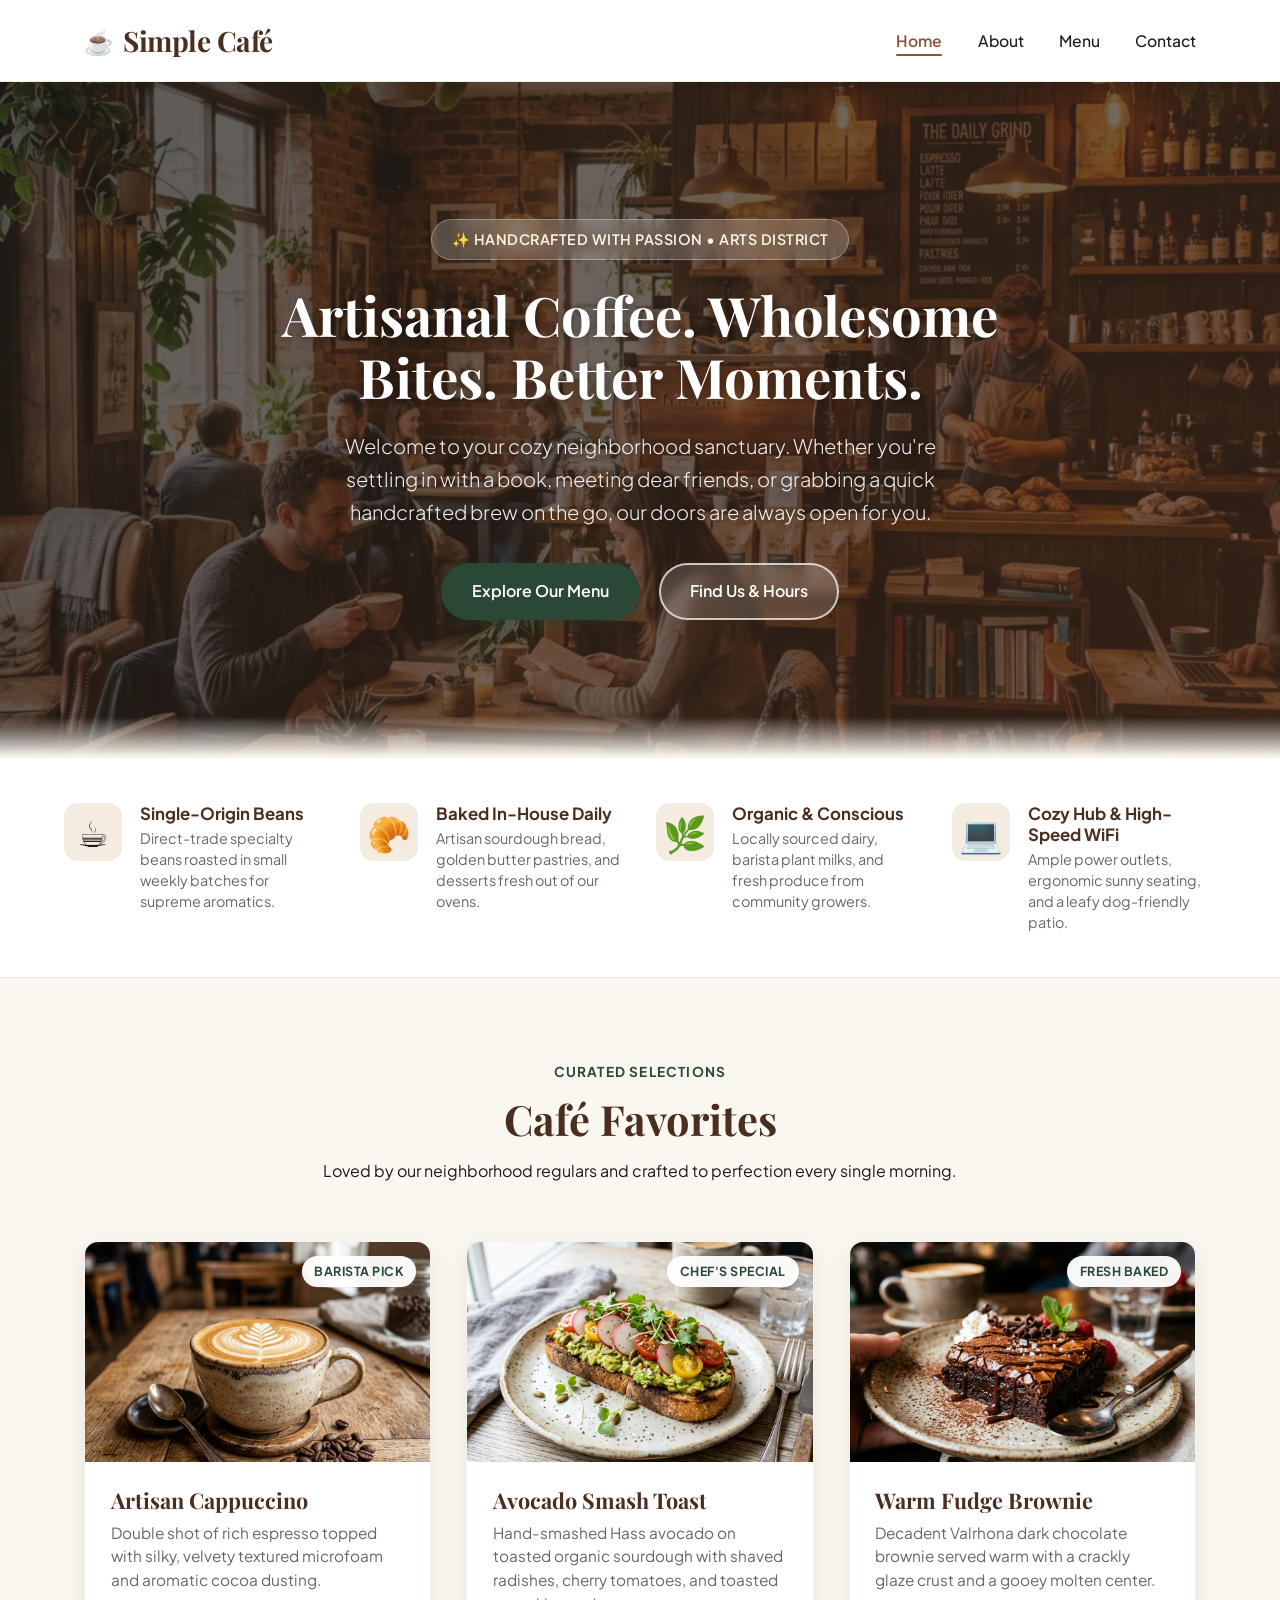
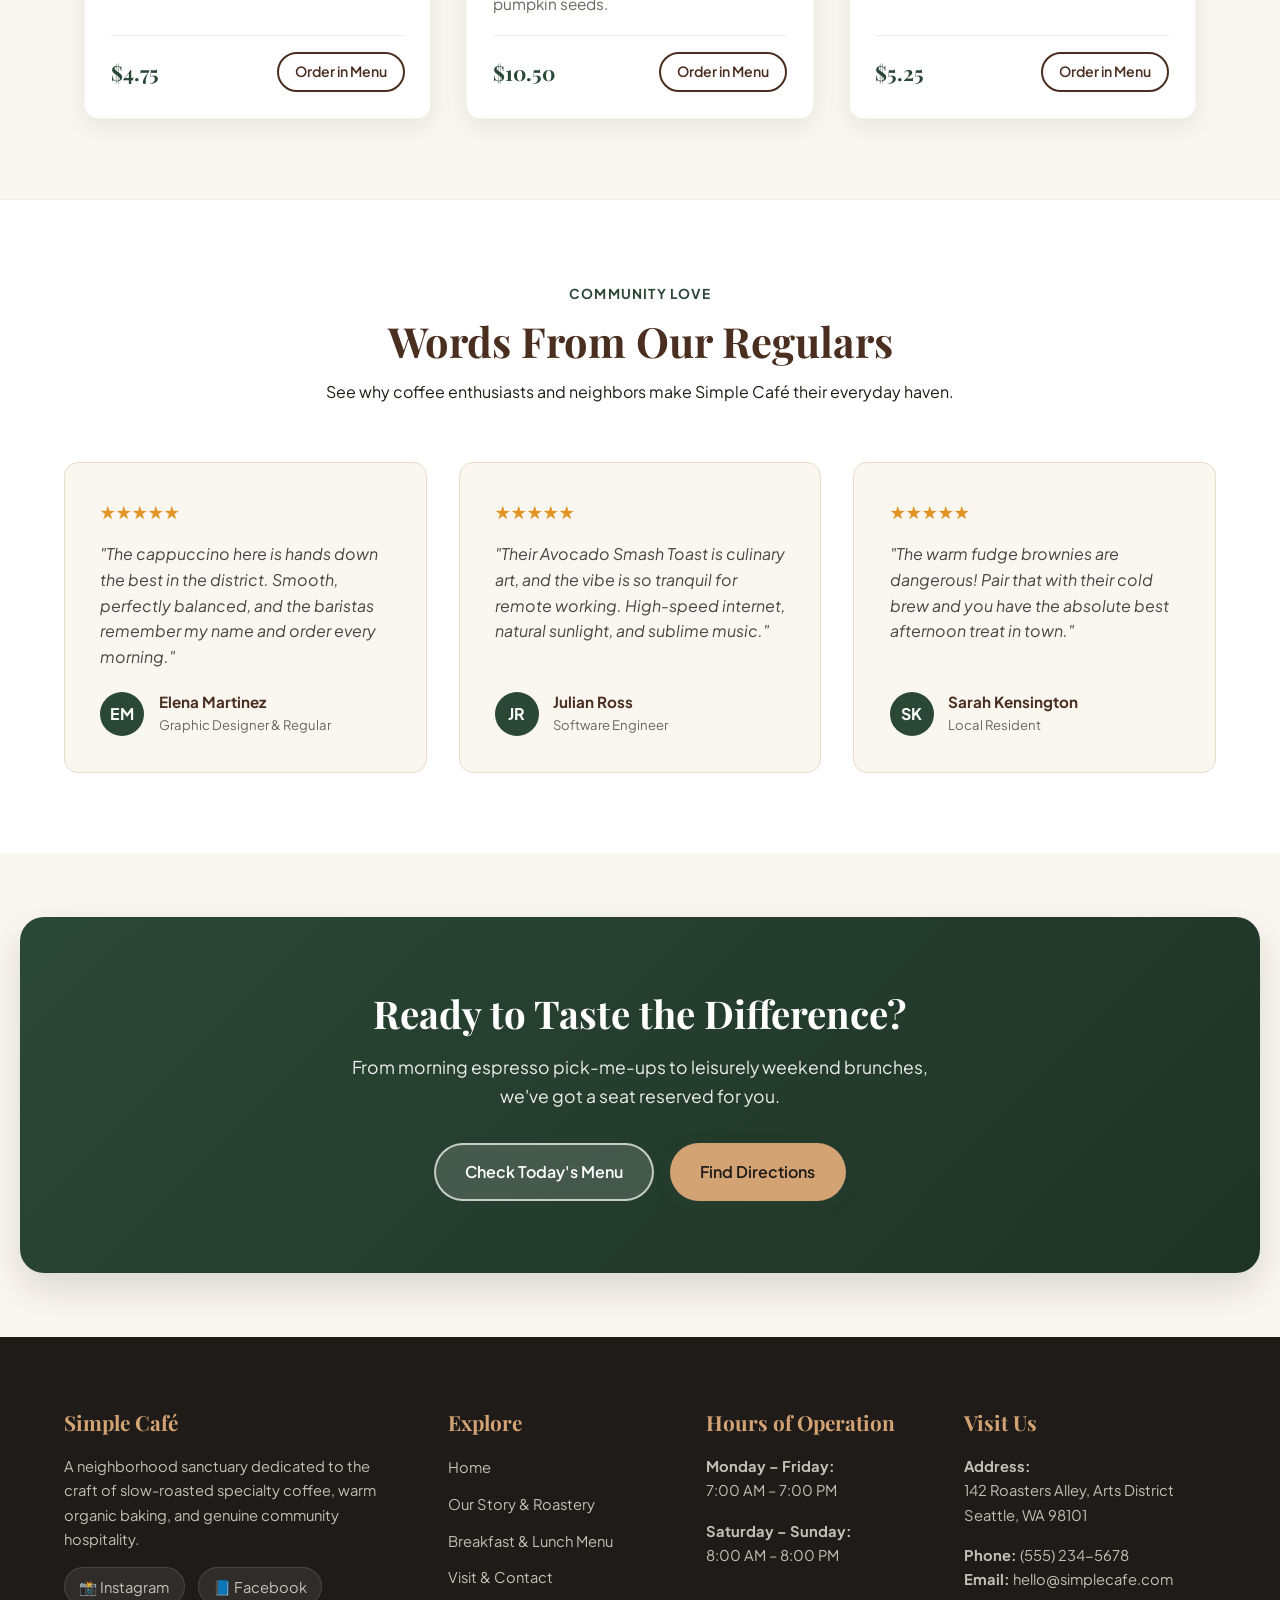
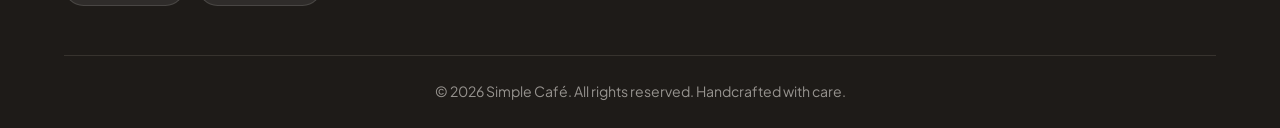
<file: index.html>
<!DOCTYPE html>
<html lang="en">
<head>
    <meta charset="UTF-8">
    <meta name="viewport" content="width=device-width, initial-scale=1.0">
    <title>Simple Café | Artisanal Coffee & Fresh Daily Bites</title>
    <meta name="description" content="Experience artisanal coffee, fresh wholesome bites, and a warm neighborhood atmosphere at Simple Café. Ethically sourced and handcrafted daily in Seattle.">
    <link rel="stylesheet" href="css/style.css">
</head>
<body>
    <header>
        <nav class="navbar" aria-label="Main Navigation">
            <a href="index.html" class="logo" id="brand-logo">
                <span class="logo-icon">☕</span>
                <span>Simple Café</span>
            </a>
            <ul class="nav-links" id="primary-navigation">
                <li><a href="index.html" class="active">Home</a></li>
                <li><a href="about.html">About</a></li>
                <li><a href="menu.html">Menu</a></li>
                <li><a href="contact.html">Contact</a></li>
            </ul>
            <button class="hamburger" id="nav-toggle" aria-label="Toggle navigation menu" aria-expanded="false">
                <span></span>
                <span></span>
                <span></span>
            </button>
        </nav>
    </header>

    <main>
        <!-- Hero Section -->
        <section class="hero" aria-label="Welcome Banner">
            <div class="hero-content fade-in">
                <span class="hero-badge">✨ Handcrafted With Passion • Arts District</span>
                <h1>Artisanal Coffee. Wholesome Bites. Better Moments.</h1>
                <p>Welcome to your cozy neighborhood sanctuary. Whether you're settling in with a book, meeting dear friends, or grabbing a quick handcrafted brew on the go, our doors are always open for you.</p>
                <div class="hero-buttons">
                    <a href="menu.html" class="btn btn-primary" id="hero-menu-cta">Explore Our Menu</a>
                    <a href="contact.html" class="btn btn-secondary" id="hero-visit-cta">Find Us & Hours</a>
                </div>
            </div>
        </section>

        <!-- Perks / Highlights Strip -->
        <section class="perks-strip" aria-label="Our Highlights">
            <div class="perks-container">
                <div class="perk-item">
                    <div class="perk-icon">☕</div>
                    <div>
                        <h4>Single-Origin Beans</h4>
                        <p>Direct-trade specialty beans roasted in small weekly batches for supreme aromatics.</p>
                    </div>
                </div>
                <div class="perk-item">
                    <div class="perk-icon">🥐</div>
                    <div>
                        <h4>Baked In-House Daily</h4>
                        <p>Artisan sourdough bread, golden butter pastries, and desserts fresh out of our ovens.</p>
                    </div>
                </div>
                <div class="perk-item">
                    <div class="perk-icon">🌿</div>
                    <div>
                        <h4>Organic & Conscious</h4>
                        <p>Locally sourced dairy, barista plant milks, and fresh produce from community growers.</p>
                    </div>
                </div>
                <div class="perk-item">
                    <div class="perk-icon">💻</div>
                    <div>
                        <h4>Cozy Hub & High-Speed WiFi</h4>
                        <p>Ample power outlets, ergonomic sunny seating, and a leafy dog-friendly patio.</p>
                    </div>
                </div>
            </div>
        </section>

        <!-- Featured Section -->
        <section class="featured section-padding" aria-label="Featured Menu Items">
            <div class="section-header">
                <span class="section-tag">Curated Selections</span>
                <h2 class="section-title">Café Favorites</h2>
                <p>Loved by our neighborhood regulars and crafted to perfection every single morning.</p>
            </div>
            <div class="grid-container">
                <!-- Card 1 -->
                <article class="card">
                    <div class="card-img-wrapper">
                        <img src="assets/images/cappuccino.png" alt="Artisan Cappuccino with creamy latte art" class="card-img">
                        <span class="card-badge">Barista Pick</span>
                    </div>
                    <div class="card-content">
                        <h3>Artisan Cappuccino</h3>
                        <p>Double shot of rich espresso topped with silky, velvety textured microfoam and aromatic cocoa dusting.</p>
                        <div class="card-footer">
                            <span class="card-price">$4.75</span>
                            <a href="menu.html" class="btn btn-outline-dark" style="padding: 0.4rem 1rem; font-size: 0.88rem;">Order in Menu</a>
                        </div>
                    </div>
                </article>

                <!-- Card 2 -->
                <article class="card">
                    <div class="card-img-wrapper">
                        <img src="assets/images/avocado_toast.png" alt="Avocado smash on artisan sourdough" class="card-img">
                        <span class="card-badge">Chef's Special</span>
                    </div>
                    <div class="card-content">
                        <h3>Avocado Smash Toast</h3>
                        <p>Hand-smashed Hass avocado on toasted organic sourdough with shaved radishes, cherry tomatoes, and toasted pumpkin seeds.</p>
                        <div class="card-footer">
                            <span class="card-price">$10.50</span>
                            <a href="menu.html" class="btn btn-outline-dark" style="padding: 0.4rem 1rem; font-size: 0.88rem;">Order in Menu</a>
                        </div>
                    </div>
                </article>

                <!-- Card 3 -->
                <article class="card">
                    <div class="card-img-wrapper">
                        <img src="assets/images/brownie.png" alt="Warm fudge brownie on dessert plate" class="card-img">
                        <span class="card-badge">Fresh Baked</span>
                    </div>
                    <div class="card-content">
                        <h3>Warm Fudge Brownie</h3>
                        <p>Decadent Valrhona dark chocolate brownie served warm with a crackly glaze crust and a gooey molten center.</p>
                        <div class="card-footer">
                            <span class="card-price">$5.25</span>
                            <a href="menu.html" class="btn btn-outline-dark" style="padding: 0.4rem 1rem; font-size: 0.88rem;">Order in Menu</a>
                        </div>
                    </div>
                </article>
            </div>
        </section>

        <!-- Testimonials Section -->
        <section class="testimonials-section" aria-label="Customer Reviews">
            <div class="section-header">
                <span class="section-tag">Community Love</span>
                <h2 class="section-title">Words From Our Regulars</h2>
                <p>See why coffee enthusiasts and neighbors make Simple Café their everyday haven.</p>
            </div>
            <div class="testimonials-grid">
                <div class="testimonial-card">
                    <div>
                        <div class="testimonial-stars">★★★★★</div>
                        <p class="testimonial-text">"The cappuccino here is hands down the best in the district. Smooth, perfectly balanced, and the baristas remember my name and order every morning."</p>
                    </div>
                    <div class="testimonial-author">
                        <div class="author-avatar">EM</div>
                        <div class="author-info">
                            <h4>Elena Martinez</h4>
                            <span>Graphic Designer & Regular</span>
                        </div>
                    </div>
                </div>

                <div class="testimonial-card">
                    <div>
                        <div class="testimonial-stars">★★★★★</div>
                        <p class="testimonial-text">"Their Avocado Smash Toast is culinary art, and the vibe is so tranquil for remote working. High-speed internet, natural sunlight, and sublime music."</p>
                    </div>
                    <div class="testimonial-author">
                        <div class="author-avatar">JR</div>
                        <div class="author-info">
                            <h4>Julian Ross</h4>
                            <span>Software Engineer</span>
                        </div>
                    </div>
                </div>

                <div class="testimonial-card">
                    <div>
                        <div class="testimonial-stars">★★★★★</div>
                        <p class="testimonial-text">"The warm fudge brownies are dangerous! Pair that with their cold brew and you have the absolute best afternoon treat in town."</p>
                    </div>
                    <div class="testimonial-author">
                        <div class="author-avatar">SK</div>
                        <div class="author-info">
                            <h4>Sarah Kensington</h4>
                            <span>Local Resident</span>
                        </div>
                    </div>
                </div>
            </div>
        </section>

        <!-- Call to action banner -->
        <div class="cta-banner fade-in">
            <h2>Ready to Taste the Difference?</h2>
            <p>From morning espresso pick-me-ups to leisurely weekend brunches, we've got a seat reserved for you.</p>
            <div style="display: flex; gap: 1rem; justify-content: center; flex-wrap: wrap;">
                <a href="menu.html" class="btn btn-secondary">Check Today's Menu</a>
                <a href="contact.html" class="btn btn-primary" style="background-color: var(--caramel-gold); color: var(--dark-charcoal);">Find Directions</a>
            </div>
        </div>
    </main>

    <footer>
        <div class="footer-content">
            <div class="footer-section">
                <h3>Simple Café</h3>
                <p>A neighborhood sanctuary dedicated to the craft of slow-roasted specialty coffee, warm organic baking, and genuine community hospitality.</p>
                <div class="footer-social-links">
                    <a href="https://instagram.com" target="_blank" rel="noopener noreferrer" class="social-pill">📸 Instagram</a>
                    <a href="https://facebook.com" target="_blank" rel="noopener noreferrer" class="social-pill">📘 Facebook</a>
                </div>
            </div>
            <div class="footer-section">
                <h3>Explore</h3>
                <ul>
                    <li><a href="index.html">Home</a></li>
                    <li><a href="about.html">Our Story & Roastery</a></li>
                    <li><a href="menu.html">Breakfast & Lunch Menu</a></li>
                    <li><a href="contact.html">Visit & Contact</a></li>
                </ul>
            </div>
            <div class="footer-section">
                <h3>Hours of Operation</h3>
                <p><strong>Monday – Friday:</strong><br>7:00 AM – 7:00 PM</p>
                <p><strong>Saturday – Sunday:</strong><br>8:00 AM – 8:00 PM</p>
            </div>
            <div class="footer-section">
                <h3>Visit Us</h3>
                <p><strong>Address:</strong><br>142 Roasters Alley, Arts District<br>Seattle, WA 98101</p>
                <p><strong>Phone:</strong> (555) 234-5678<br><strong>Email:</strong> hello@simplecafe.com</p>
            </div>
        </div>
        <div class="footer-bottom">
            <p>&copy; 2026 Simple Café. All rights reserved. Handcrafted with care.</p>
        </div>
    </footer>

    <script src="js/script.js"></script>
</body>
</html>
</file>
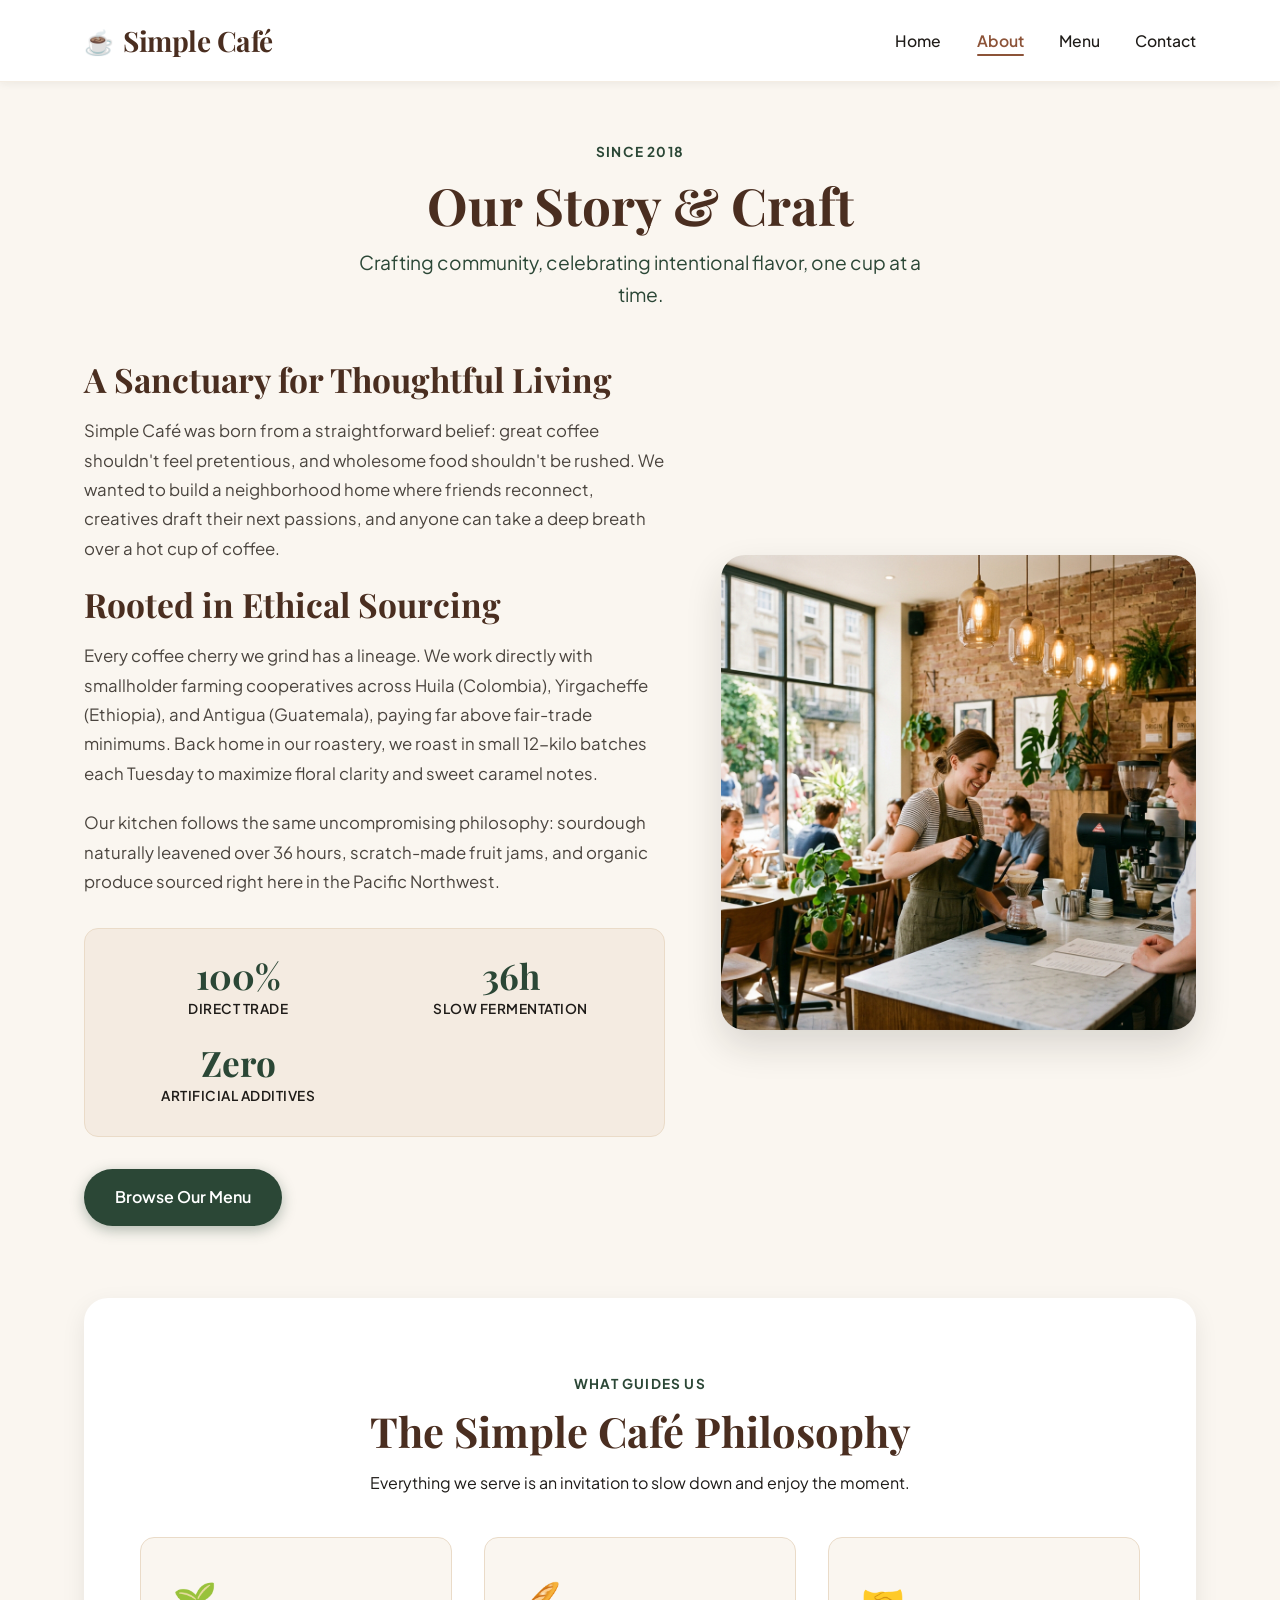
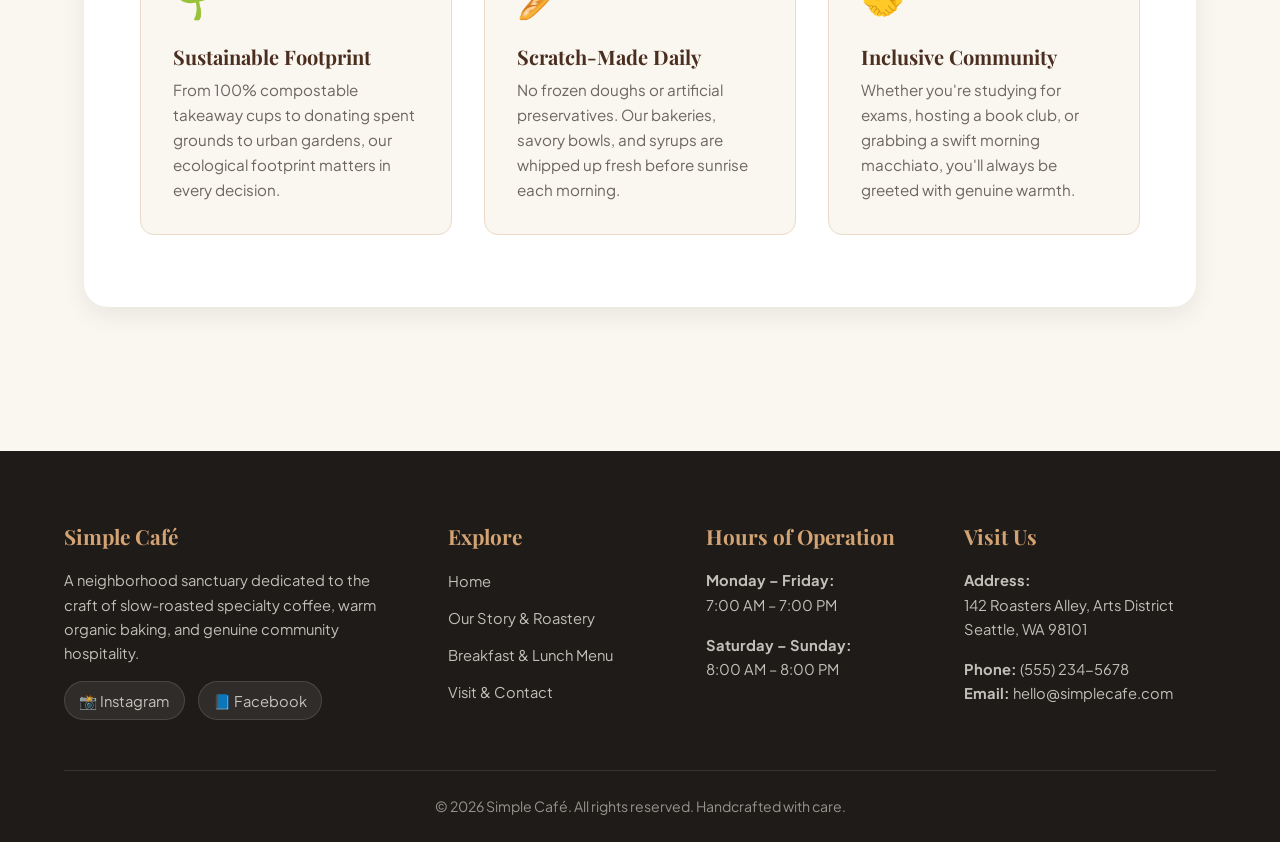
<file: about.html>
<!DOCTYPE html>
<html lang="en">
<head>
    <meta charset="UTF-8">
    <meta name="viewport" content="width=device-width, initial-scale=1.0">
    <title>Our Story & Craft | Simple Café</title>
    <meta name="description" content="Learn about Simple Café's journey, our commitment to direct-trade coffee beans, artisan scratch baking, and building community in Seattle's Arts District.">
    <link rel="stylesheet" href="css/style.css">
</head>
<body>
    <header>
        <nav class="navbar" aria-label="Main Navigation">
            <a href="index.html" class="logo" id="brand-logo">
                <span class="logo-icon">☕</span>
                <span>Simple Café</span>
            </a>
            <ul class="nav-links" id="primary-navigation">
                <li><a href="index.html">Home</a></li>
                <li><a href="about.html" class="active">About</a></li>
                <li><a href="menu.html">Menu</a></li>
                <li><a href="contact.html">Contact</a></li>
            </ul>
            <button class="hamburger" id="nav-toggle" aria-label="Toggle navigation menu" aria-expanded="false">
                <span></span>
                <span></span>
                <span></span>
            </button>
        </nav>
    </header>

    <main class="page-padding">
        <section class="about-hero fade-in">
            <span class="section-tag">Since 2018</span>
            <h1 class="page-title">Our Story & Craft</h1>
            <p class="subtitle">Crafting community, celebrating intentional flavor, one cup at a time.</p>
        </section>

        <!-- Main Narrative & Photography Section -->
        <section class="about-grid fade-in" aria-label="About Simple Café">
            <div class="about-text">
                <h2>A Sanctuary for Thoughtful Living</h2>
                <p>Simple Café was born from a straightforward belief: great coffee shouldn't feel pretentious, and wholesome food shouldn't be rushed. We wanted to build a neighborhood home where friends reconnect, creatives draft their next passions, and anyone can take a deep breath over a hot cup of coffee.</p>
                
                <h2>Rooted in Ethical Sourcing</h2>
                <p>Every coffee cherry we grind has a lineage. We work directly with smallholder farming cooperatives across Huila (Colombia), Yirgacheffe (Ethiopia), and Antigua (Guatemala), paying far above fair-trade minimums. Back home in our roastery, we roast in small 12-kilo batches each Tuesday to maximize floral clarity and sweet caramel notes.</p>

                <p>Our kitchen follows the same uncompromising philosophy: sourdough naturally leavened over 36 hours, scratch-made fruit jams, and organic produce sourced right here in the Pacific Northwest.</p>

                <div class="about-stats">
                    <div class="stat-box">
                        <div class="stat-number">100%</div>
                        <div class="stat-label">Direct Trade</div>
                    </div>
                    <div class="stat-box">
                        <div class="stat-number">36h</div>
                        <div class="stat-label">Slow Fermentation</div>
                    </div>
                    <div class="stat-box">
                        <div class="stat-number">Zero</div>
                        <div class="stat-label">Artificial Additives</div>
                    </div>
                </div>

                <div style="margin-top: 2rem;">
                    <a href="menu.html" class="btn btn-primary">Browse Our Menu</a>
                </div>
            </div>

            <div class="about-image-wrapper">
                <img src="assets/images/cafe_interior.png" alt="Barista brewing specialty pour-over coffee in warm sunny cafe" class="about-img">
            </div>
        </section>

        <!-- Core Values Section -->
        <section class="values-section fade-in" aria-label="Our Values">
            <div class="section-header" style="margin-bottom: 2rem;">
                <span class="section-tag">What Guides Us</span>
                <h2 class="section-title">The Simple Café Philosophy</h2>
                <p>Everything we serve is an invitation to slow down and enjoy the moment.</p>
            </div>
            
            <div class="values-grid">
                <div class="value-card">
                    <div style="font-size: 2.2rem; margin-bottom: 0.5rem;">🌱</div>
                    <h3>Sustainable Footprint</h3>
                    <p>From 100% compostable takeaway cups to donating spent grounds to urban gardens, our ecological footprint matters in every decision.</p>
                </div>
                <div class="value-card">
                    <div style="font-size: 2.2rem; margin-bottom: 0.5rem;">🥖</div>
                    <h3>Scratch-Made Daily</h3>
                    <p>No frozen doughs or artificial preservatives. Our bakeries, savory bowls, and syrups are whipped up fresh before sunrise each morning.</p>
                </div>
                <div class="value-card">
                    <div style="font-size: 2.2rem; margin-bottom: 0.5rem;">🤝</div>
                    <h3>Inclusive Community</h3>
                    <p>Whether you're studying for exams, hosting a book club, or grabbing a swift morning macchiato, you'll always be greeted with genuine warmth.</p>
                </div>
            </div>
        </section>
    </main>

    <footer>
        <div class="footer-content">
            <div class="footer-section">
                <h3>Simple Café</h3>
                <p>A neighborhood sanctuary dedicated to the craft of slow-roasted specialty coffee, warm organic baking, and genuine community hospitality.</p>
                <div class="footer-social-links">
                    <a href="https://instagram.com" target="_blank" rel="noopener noreferrer" class="social-pill">📸 Instagram</a>
                    <a href="https://facebook.com" target="_blank" rel="noopener noreferrer" class="social-pill">📘 Facebook</a>
                </div>
            </div>
            <div class="footer-section">
                <h3>Explore</h3>
                <ul>
                    <li><a href="index.html">Home</a></li>
                    <li><a href="about.html">Our Story & Roastery</a></li>
                    <li><a href="menu.html">Breakfast & Lunch Menu</a></li>
                    <li><a href="contact.html">Visit & Contact</a></li>
                </ul>
            </div>
            <div class="footer-section">
                <h3>Hours of Operation</h3>
                <p><strong>Monday – Friday:</strong><br>7:00 AM – 7:00 PM</p>
                <p><strong>Saturday – Sunday:</strong><br>8:00 AM – 8:00 PM</p>
            </div>
            <div class="footer-section">
                <h3>Visit Us</h3>
                <p><strong>Address:</strong><br>142 Roasters Alley, Arts District<br>Seattle, WA 98101</p>
                <p><strong>Phone:</strong> (555) 234-5678<br><strong>Email:</strong> hello@simplecafe.com</p>
            </div>
        </div>
        <div class="footer-bottom">
            <p>&copy; 2026 Simple Café. All rights reserved. Handcrafted with care.</p>
        </div>
    </footer>

    <script src="js/script.js"></script>
</body>
</html>
</file>
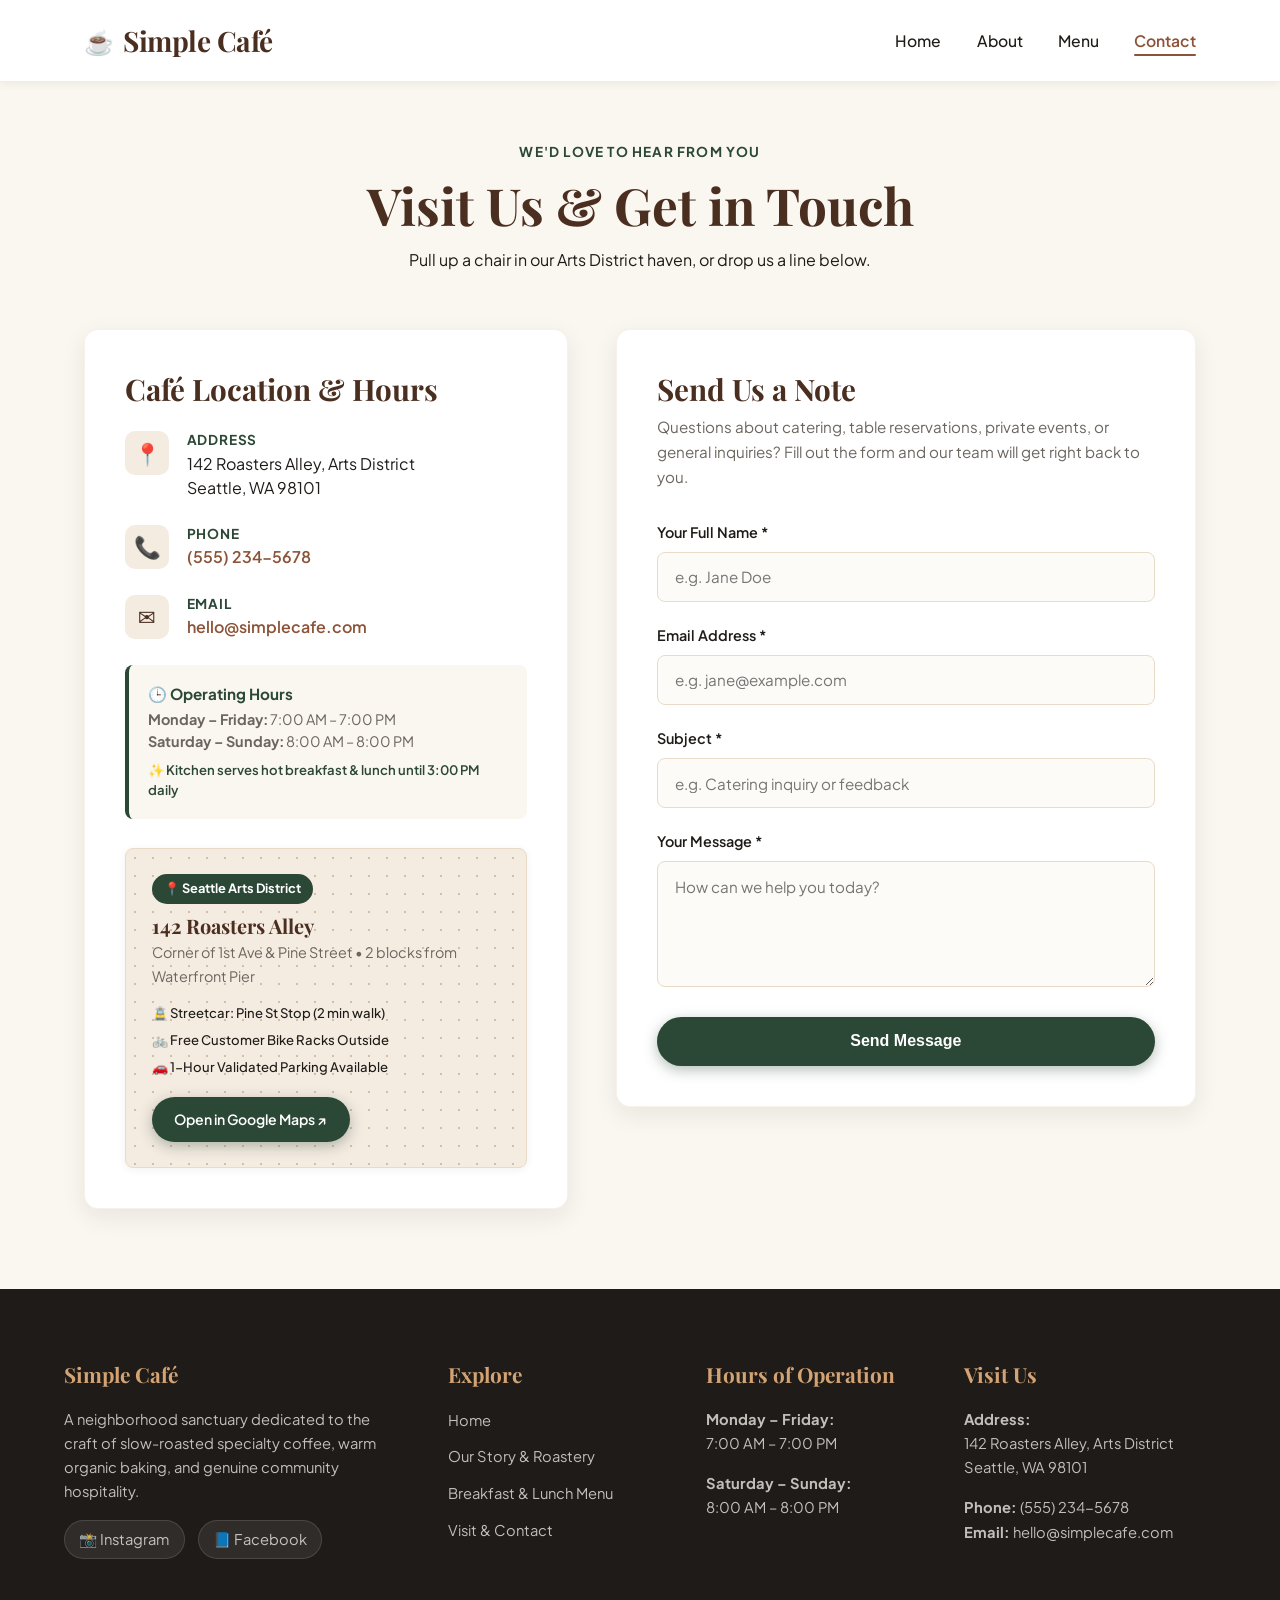
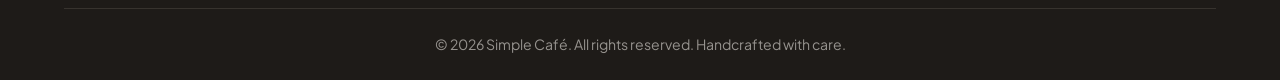
<file: contact.html>
<!DOCTYPE html>
<html lang="en">
<head>
    <meta charset="UTF-8">
    <meta name="viewport" content="width=device-width, initial-scale=1.0">
    <title>Contact & Visit Us | Simple Café</title>
    <meta name="description" content="Find directions, opening hours, and contact details for Simple Café in Seattle's Arts District. Drop by for coffee or send us a message.">
    <link rel="stylesheet" href="css/style.css">
</head>
<body>
    <header>
        <nav class="navbar" aria-label="Main Navigation">
            <a href="index.html" class="logo" id="brand-logo">
                <span class="logo-icon">☕</span>
                <span>Simple Café</span>
            </a>
            <ul class="nav-links" id="primary-navigation">
                <li><a href="index.html">Home</a></li>
                <li><a href="about.html">About</a></li>
                <li><a href="menu.html">Menu</a></li>
                <li><a href="contact.html" class="active">Contact</a></li>
            </ul>
            <button class="hamburger" id="nav-toggle" aria-label="Toggle navigation menu" aria-expanded="false">
                <span></span>
                <span></span>
                <span></span>
            </button>
        </nav>
    </header>

    <main class="page-padding">
        <section class="section-header fade-in">
            <span class="section-tag">We'd Love to Hear From You</span>
            <h1 class="page-title">Visit Us & Get in Touch</h1>
            <p>Pull up a chair in our Arts District haven, or drop us a line below.</p>
        </section>
        
        <section class="contact-container fade-in" aria-label="Contact Information and Form">
            <!-- Contact Details & Map Card -->
            <div class="contact-info">
                <h2>Café Location & Hours</h2>
                
                <div class="contact-info-item">
                    <div class="contact-icon">📍</div>
                    <div>
                        <h4>Address</h4>
                        <p>142 Roasters Alley, Arts District<br>Seattle, WA 98101</p>
                    </div>
                </div>

                <div class="contact-info-item">
                    <div class="contact-icon">📞</div>
                    <div>
                        <h4>Phone</h4>
                        <p><a href="tel:+15552345678" style="color: var(--coffee-accent); font-weight: 600;">(555) 234-5678</a></p>
                    </div>
                </div>

                <div class="contact-info-item">
                    <div class="contact-icon">✉️</div>
                    <div>
                        <h4>Email</h4>
                        <p><a href="mailto:hello@simplecafe.com" style="color: var(--coffee-accent); font-weight: 600;">hello@simplecafe.com</a></p>
                    </div>
                </div>

                <div class="hours-badge">
                    <h4>🕒 Operating Hours</h4>
                    <p><strong>Monday – Friday:</strong> 7:00 AM – 7:00 PM</p>
                    <p><strong>Saturday – Sunday:</strong> 8:00 AM – 8:00 PM</p>
                    <p style="margin-top: 0.5rem; font-size: 0.82rem; color: var(--forest-green); font-weight: 600;">✨ Kitchen serves hot breakfast & lunch until 3:00 PM daily</p>
                </div>

                <!-- Map & Directions Card -->
                <div class="map-container" aria-label="Location and transit details for Simple Café">
                    <div class="map-styled-card">
                        <span class="map-badge-pin">📍 Seattle Arts District</span>
                        <h3>142 Roasters Alley</h3>
                        <p>Corner of 1st Ave & Pine Street • 2 blocks from Waterfront Pier</p>
                        <div class="transit-tips">
                            <span>🚊 Streetcar: Pine St Stop (2 min walk)</span>
                            <span>🚲 Free Customer Bike Racks Outside</span>
                            <span>🚗 1-Hour Validated Parking Available</span>
                        </div>
                        <a href="https://maps.google.com/?q=Seattle+Arts+District" target="_blank" rel="noopener noreferrer" class="btn btn-primary" style="margin-top: 1.2rem; padding: 0.55rem 1.3rem; font-size: 0.88rem;">Open in Google Maps ↗</a>
                    </div>
                </div>
            </div>
            
            <!-- Contact Form -->
            <div class="contact-form-container">
                <h2>Send Us a Note</h2>
                <p class="form-desc">Questions about catering, table reservations, private events, or general inquiries? Fill out the form and our team will get right back to you.</p>

                <form id="contactForm" class="contact-form" novalidate>
                    <div class="form-group">
                        <label for="name">Your Full Name *</label>
                        <input type="text" id="name" name="name" placeholder="e.g. Jane Doe" required>
                    </div>

                    <div class="form-group">
                        <label for="email">Email Address *</label>
                        <input type="email" id="email" name="email" placeholder="e.g. jane@example.com" required>
                    </div>

                    <div class="form-group">
                        <label for="subject">Subject *</label>
                        <input type="text" id="subject" name="subject" placeholder="e.g. Catering inquiry or feedback" required>
                    </div>

                    <div class="form-group">
                        <label for="message">Your Message *</label>
                        <textarea id="message" name="message" rows="5" placeholder="How can we help you today?" required></textarea>
                    </div>

                    <button type="submit" class="btn btn-primary" id="submit-contact-btn" style="width: 100%;">
                        <span>Send Message</span>
                    </button>
                    
                    <div id="formFeedback" class="form-feedback" role="alert"></div>
                </form>
            </div>
        </section>
    </main>

    <footer>
        <div class="footer-content">
            <div class="footer-section">
                <h3>Simple Café</h3>
                <p>A neighborhood sanctuary dedicated to the craft of slow-roasted specialty coffee, warm organic baking, and genuine community hospitality.</p>
                <div class="footer-social-links">
                    <a href="https://instagram.com" target="_blank" rel="noopener noreferrer" class="social-pill">📸 Instagram</a>
                    <a href="https://facebook.com" target="_blank" rel="noopener noreferrer" class="social-pill">📘 Facebook</a>
                </div>
            </div>
            <div class="footer-section">
                <h3>Explore</h3>
                <ul>
                    <li><a href="index.html">Home</a></li>
                    <li><a href="about.html">Our Story & Roastery</a></li>
                    <li><a href="menu.html">Breakfast & Lunch Menu</a></li>
                    <li><a href="contact.html">Visit & Contact</a></li>
                </ul>
            </div>
            <div class="footer-section">
                <h3>Hours of Operation</h3>
                <p><strong>Monday – Friday:</strong><br>7:00 AM – 7:00 PM</p>
                <p><strong>Saturday – Sunday:</strong><br>8:00 AM – 8:00 PM</p>
            </div>
            <div class="footer-section">
                <h3>Visit Us</h3>
                <p><strong>Address:</strong><br>142 Roasters Alley, Arts District<br>Seattle, WA 98101</p>
                <p><strong>Phone:</strong> (555) 234-5678<br><strong>Email:</strong> hello@simplecafe.com</p>
            </div>
        </div>
        <div class="footer-bottom">
            <p>&copy; 2026 Simple Café. All rights reserved. Handcrafted with care.</p>
        </div>
    </footer>

    <script src="js/script.js"></script>
</body>
</html>
</file>
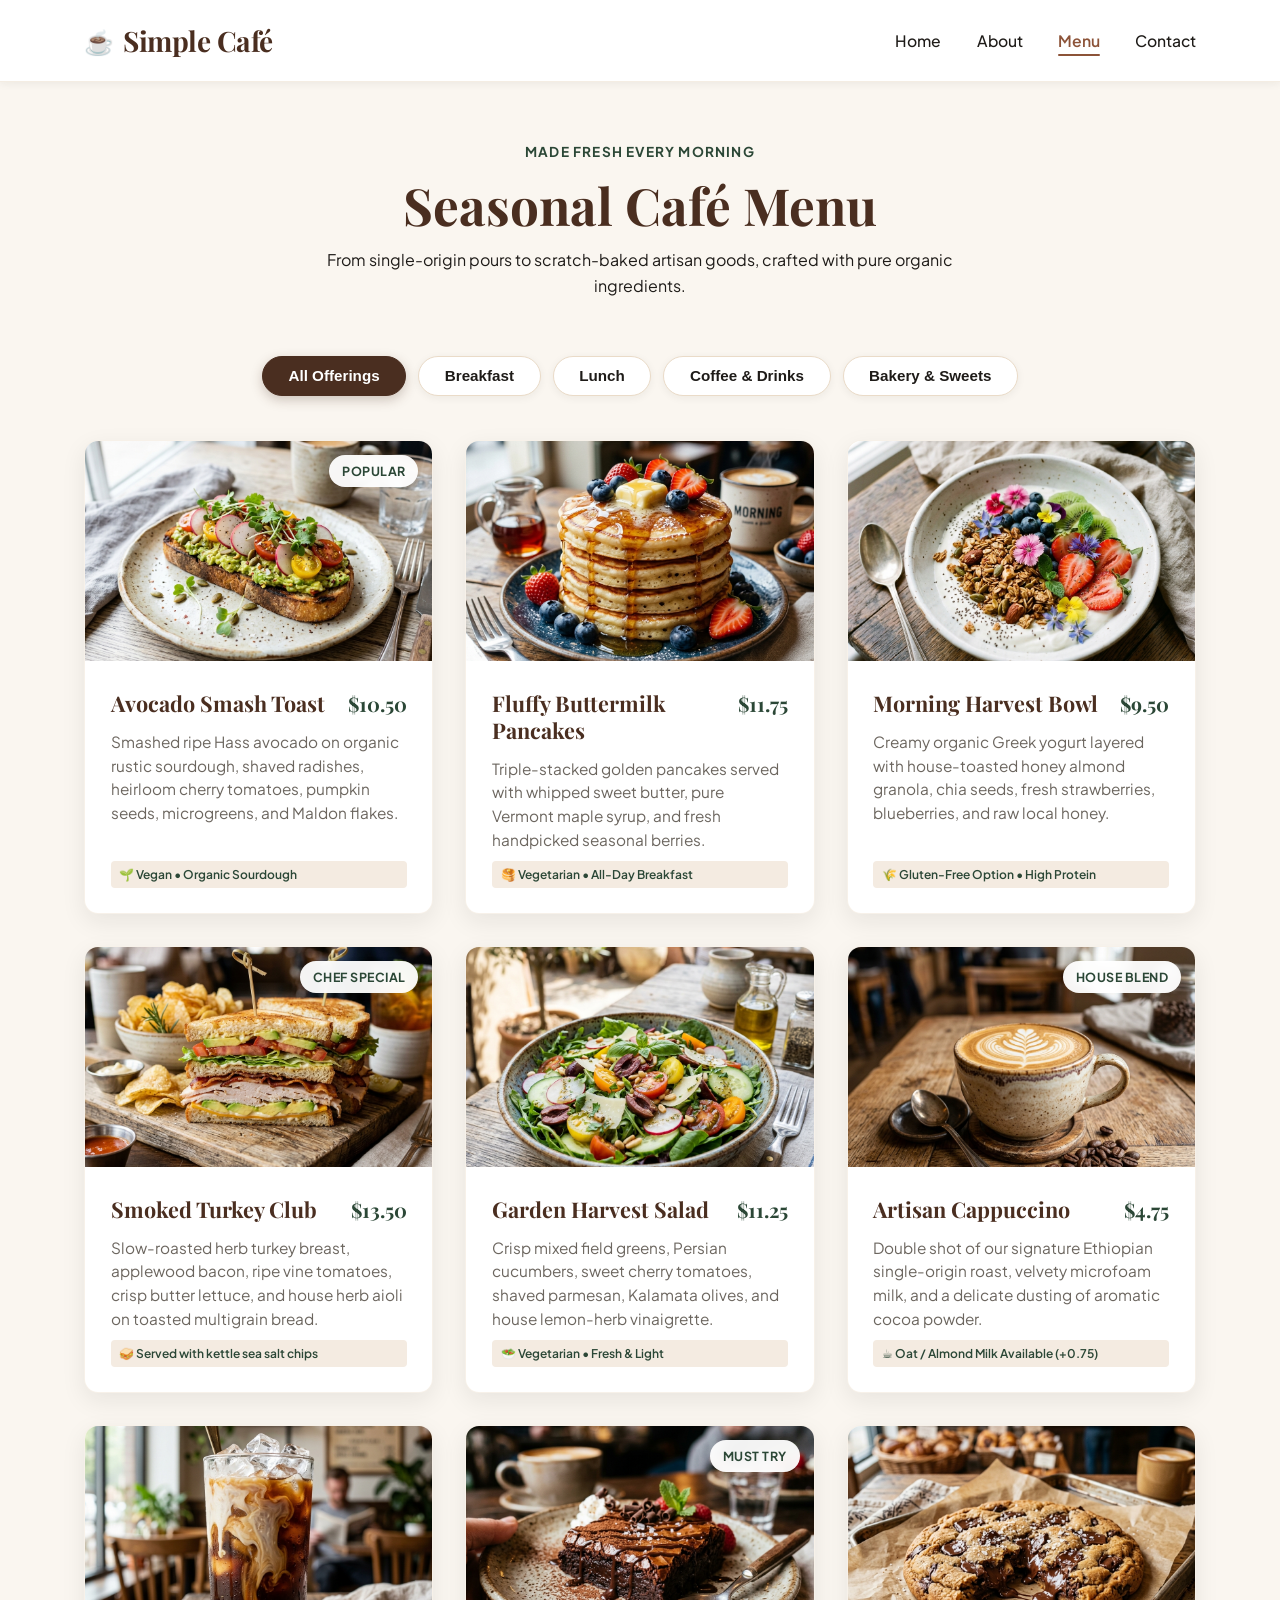
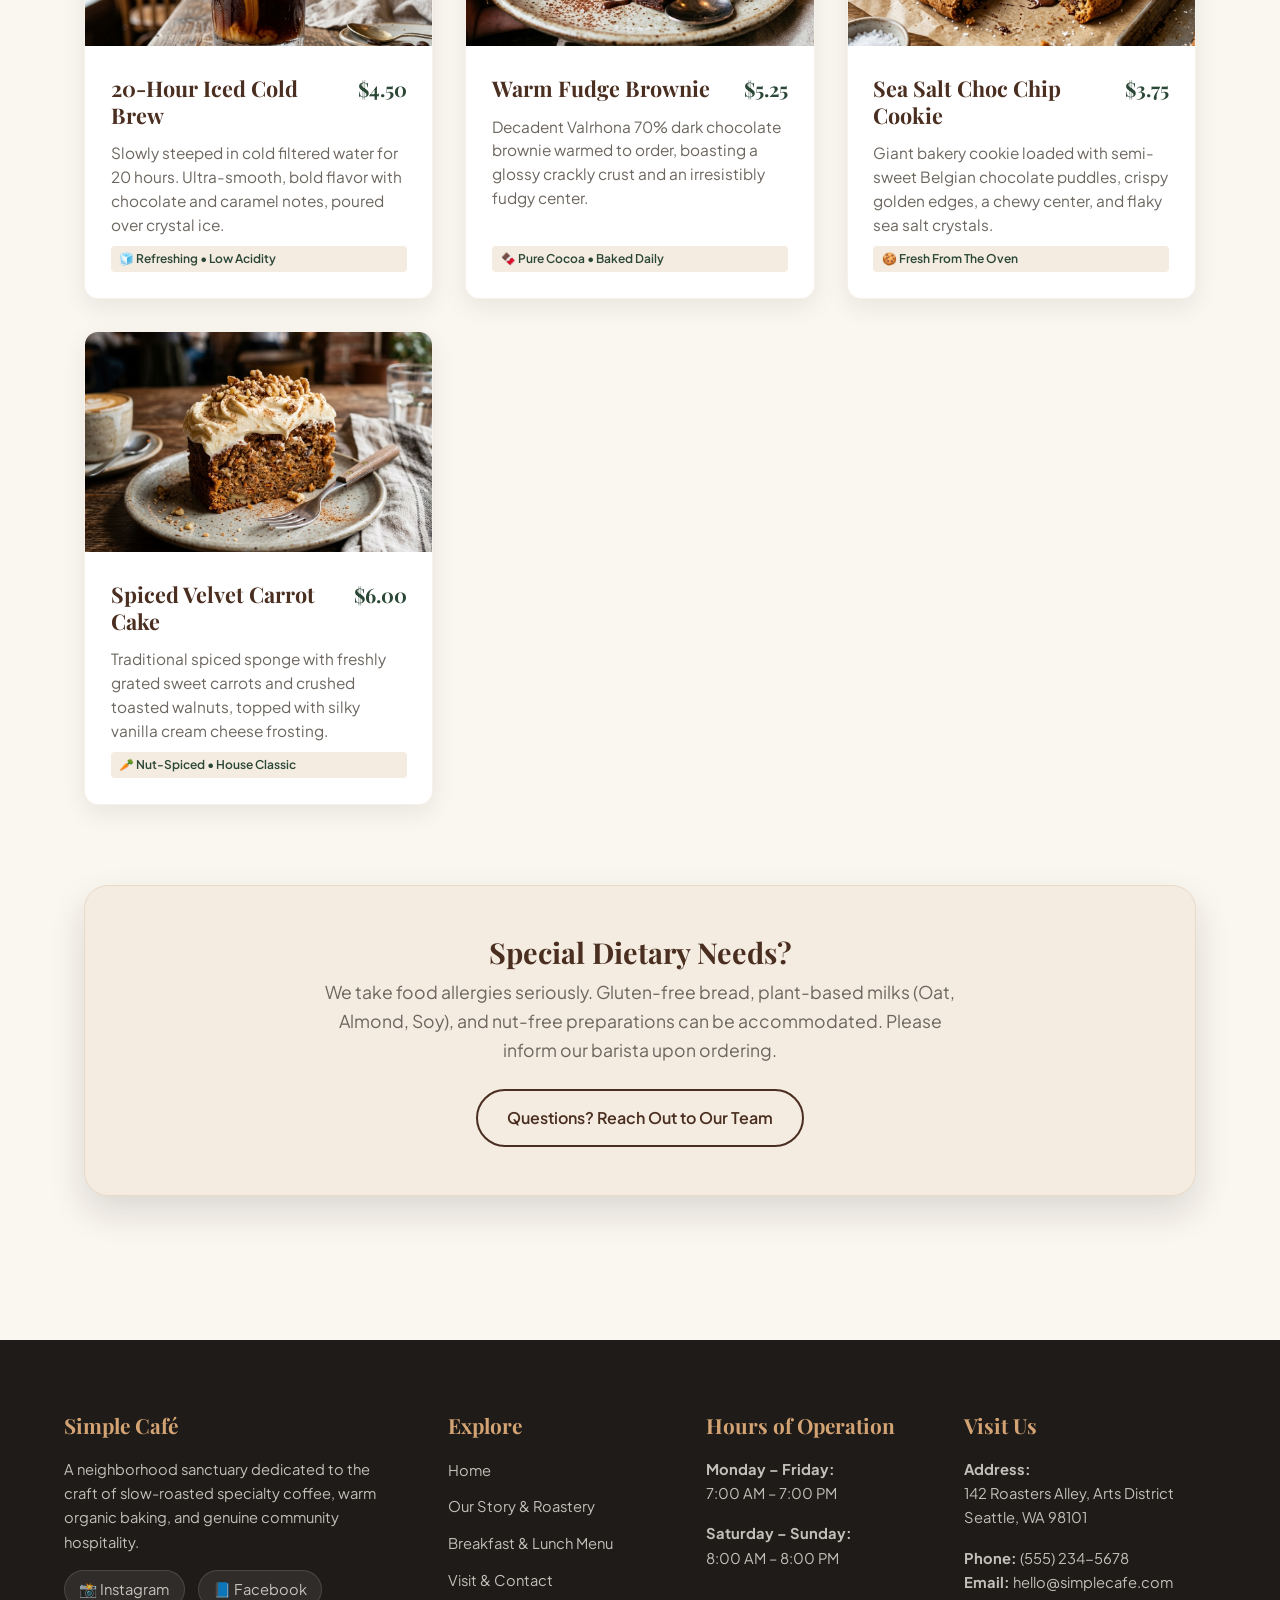
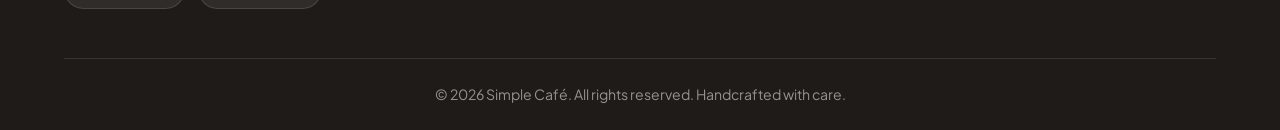
<file: menu.html>
<!DOCTYPE html>
<html lang="en">
<head>
    <meta charset="UTF-8">
    <meta name="viewport" content="width=device-width, initial-scale=1.0">
    <title>Our Menu | Simple Café</title>
    <meta name="description" content="Explore our seasonal menu featuring artisan breakfast stacks, wholesome lunch sandwiches, handcrafted espresso drinks, and fresh baked pastries.">
    <link rel="stylesheet" href="css/style.css">
</head>
<body>
    <header>
        <nav class="navbar" aria-label="Main Navigation">
            <a href="index.html" class="logo" id="brand-logo">
                <span class="logo-icon">☕</span>
                <span>Simple Café</span>
            </a>
            <ul class="nav-links" id="primary-navigation">
                <li><a href="index.html">Home</a></li>
                <li><a href="about.html">About</a></li>
                <li><a href="menu.html" class="active">Menu</a></li>
                <li><a href="contact.html">Contact</a></li>
            </ul>
            <button class="hamburger" id="nav-toggle" aria-label="Toggle navigation menu" aria-expanded="false">
                <span></span>
                <span></span>
                <span></span>
            </button>
        </nav>
    </header>

    <main class="page-padding">
        <section class="section-header fade-in">
            <span class="section-tag">Made Fresh Every Morning</span>
            <h1 class="page-title">Seasonal Café Menu</h1>
            <p>From single-origin pours to scratch-baked artisan goods, crafted with pure organic ingredients.</p>
        </section>
        
        <!-- Filter Controls -->
        <div class="menu-filters fade-in" role="tablist" aria-label="Menu category filters">
            <button class="filter-btn active" data-filter="all" id="filter-all" role="tab" aria-selected="true">All Offerings</button>
            <button class="filter-btn" data-filter="breakfast" id="filter-breakfast" role="tab" aria-selected="false">Breakfast</button>
            <button class="filter-btn" data-filter="lunch" id="filter-lunch" role="tab" aria-selected="false">Lunch</button>
            <button class="filter-btn" data-filter="drinks" id="filter-drinks" role="tab" aria-selected="false">Coffee & Drinks</button>
            <button class="filter-btn" data-filter="desserts" id="filter-desserts" role="tab" aria-selected="false">Bakery & Sweets</button>
        </div>

        <!-- Menu Grid -->
        <section class="menu-grid fade-in" id="menu-items-container" aria-label="Café Menu Items">
            
            <!-- Breakfast 1: Avocado Toast -->
            <article class="menu-item card" data-category="breakfast">
                <div class="card-img-wrapper">
                    <img src="assets/images/avocado_toast.png" alt="Artisan avocado smash on toasted sourdough bread" class="card-img">
                    <span class="card-badge">Popular</span>
                </div>
                <div class="card-content">
                    <div class="menu-header">
                        <h3>Avocado Smash Toast</h3>
                        <span class="price">$10.50</span>
                    </div>
                    <p>Smashed ripe Hass avocado on organic rustic sourdough, shaved radishes, heirloom cherry tomatoes, pumpkin seeds, microgreens, and Maldon flakes.</p>
                    <span class="dietary-tag">🌱 Vegan • Organic Sourdough</span>
                </div>
            </article>

            <!-- Breakfast 2: Classic Pancakes -->
            <article class="menu-item card" data-category="breakfast">
                <div class="card-img-wrapper">
                    <img src="assets/images/pancakes.png" alt="Stack of fluffy buttermilk pancakes with maple syrup and berries" class="card-img">
                </div>
                <div class="card-content">
                    <div class="menu-header">
                        <h3>Fluffy Buttermilk Pancakes</h3>
                        <span class="price">$11.75</span>
                    </div>
                    <p>Triple-stacked golden pancakes served with whipped sweet butter, pure Vermont maple syrup, and fresh handpicked seasonal berries.</p>
                    <span class="dietary-tag">🥞 Vegetarian • All-Day Breakfast</span>
                </div>
            </article>

            <!-- Breakfast 3: Granola Bowl -->
            <article class="menu-item card" data-category="breakfast">
                <div class="card-img-wrapper">
                    <img src="assets/images/breakfast_bowl.png" alt="Greek yogurt harvest breakfast bowl with berries and granola" class="card-img">
                </div>
                <div class="card-content">
                    <div class="menu-header">
                        <h3>Morning Harvest Bowl</h3>
                        <span class="price">$9.50</span>
                    </div>
                    <p>Creamy organic Greek yogurt layered with house-toasted honey almond granola, chia seeds, fresh strawberries, blueberries, and raw local honey.</p>
                    <span class="dietary-tag">🌾 Gluten-Free Option • High Protein</span>
                </div>
            </article>

            <!-- Lunch 1: Turkey Club -->
            <article class="menu-item card" data-category="lunch">
                <div class="card-img-wrapper">
                    <img src="assets/images/club_sandwich.png" alt="Smoked turkey club sandwich with bacon and fresh greens" class="card-img">
                    <span class="card-badge">Chef Special</span>
                </div>
                <div class="card-content">
                    <div class="menu-header">
                        <h3>Smoked Turkey Club</h3>
                        <span class="price">$13.50</span>
                    </div>
                    <p>Slow-roasted herb turkey breast, applewood bacon, ripe vine tomatoes, crisp butter lettuce, and house herb aioli on toasted multigrain bread.</p>
                    <span class="dietary-tag">🥪 Served with kettle sea salt chips</span>
                </div>
            </article>

            <!-- Lunch 2: Garden Salad -->
            <article class="menu-item card" data-category="lunch">
                <div class="card-img-wrapper">
                    <img src="assets/images/garden_salad.png" alt="Vibrant Mediterranean garden salad with cherry tomatoes and cucumbers" class="card-img">
                </div>
                <div class="card-content">
                    <div class="menu-header">
                        <h3>Garden Harvest Salad</h3>
                        <span class="price">$11.25</span>
                    </div>
                    <p>Crisp mixed field greens, Persian cucumbers, sweet cherry tomatoes, shaved parmesan, Kalamata olives, and house lemon-herb vinaigrette.</p>
                    <span class="dietary-tag">🥗 Vegetarian • Fresh & Light</span>
                </div>
            </article>

            <!-- Drinks 1: Artisan Cappuccino -->
            <article class="menu-item card" data-category="drinks">
                <div class="card-img-wrapper">
                    <img src="assets/images/cappuccino.png" alt="Artisan cappuccino in ceramic mug with latte art" class="card-img">
                    <span class="card-badge">House Blend</span>
                </div>
                <div class="card-content">
                    <div class="menu-header">
                        <h3>Artisan Cappuccino</h3>
                        <span class="price">$4.75</span>
                    </div>
                    <p>Double shot of our signature Ethiopian single-origin roast, velvety microfoam milk, and a delicate dusting of aromatic cocoa powder.</p>
                    <span class="dietary-tag">☕ Oat / Almond Milk Available (+0.75)</span>
                </div>
            </article>

            <!-- Drinks 2: Iced Cold Brew -->
            <article class="menu-item card" data-category="drinks">
                <div class="card-img-wrapper">
                    <img src="assets/images/cold_brew.png" alt="Iced cold brew coffee in clear glass with ice and milk swirl" class="card-img">
                </div>
                <div class="card-content">
                    <div class="menu-header">
                        <h3>20-Hour Iced Cold Brew</h3>
                        <span class="price">$4.50</span>
                    </div>
                    <p>Slowly steeped in cold filtered water for 20 hours. Ultra-smooth, bold flavor with chocolate and caramel notes, poured over crystal ice.</p>
                    <span class="dietary-tag">🧊 Refreshing • Low Acidity</span>
                </div>
            </article>

            <!-- Desserts 1: Fudge Brownie -->
            <article class="menu-item card" data-category="desserts">
                <div class="card-img-wrapper">
                    <img src="assets/images/brownie.png" alt="Warm chocolate fudge brownie with cocoa dust" class="card-img">
                    <span class="card-badge">Must Try</span>
                </div>
                <div class="card-content">
                    <div class="menu-header">
                        <h3>Warm Fudge Brownie</h3>
                        <span class="price">$5.25</span>
                    </div>
                    <p>Decadent Valrhona 70% dark chocolate brownie warmed to order, boasting a glossy crackly crust and an irresistibly fudgy center.</p>
                    <span class="dietary-tag">🍫 Pure Cocoa • Baked Daily</span>
                </div>
            </article>

            <!-- Desserts 2: Choc Chip Cookie -->
            <article class="menu-item card" data-category="desserts">
                <div class="card-img-wrapper">
                    <img src="assets/images/choc_cookie.png" alt="Gooey sea salt chocolate chip cookie broken open" class="card-img">
                </div>
                <div class="card-content">
                    <div class="menu-header">
                        <h3>Sea Salt Choc Chip Cookie</h3>
                        <span class="price">$3.75</span>
                    </div>
                    <p>Giant bakery cookie loaded with semi-sweet Belgian chocolate puddles, crispy golden edges, a chewy center, and flaky sea salt crystals.</p>
                    <span class="dietary-tag">🍪 Fresh From The Oven</span>
                </div>
            </article>

            <!-- Desserts 3: Carrot Cake -->
            <article class="menu-item card" data-category="desserts">
                <div class="card-img-wrapper">
                    <img src="assets/images/carrot_cake.png" alt="Slice of spiced carrot cake with cream cheese frosting" class="card-img">
                </div>
                <div class="card-content">
                    <div class="menu-header">
                        <h3>Spiced Velvet Carrot Cake</h3>
                        <span class="price">$6.00</span>
                    </div>
                    <p>Traditional spiced sponge with freshly grated sweet carrots and crushed toasted walnuts, topped with silky vanilla cream cheese frosting.</p>
                    <span class="dietary-tag">🥕 Nut-Spiced • House Classic</span>
                </div>
            </article>

        </section>

        <!-- Dietary Note Banner -->
        <div class="cta-banner" style="margin-top: 5rem; padding: 3rem 5%; background: var(--warm-beige-light); color: var(--dark-charcoal); border: 1px solid var(--warm-beige);">
            <h3 style="font-size: 1.8rem; margin-bottom: 0.5rem; color: var(--coffee-brown);">Special Dietary Needs?</h3>
            <p style="color: var(--muted-gray); max-width: 650px; margin: 0 auto 1.5rem auto;">We take food allergies seriously. Gluten-free bread, plant-based milks (Oat, Almond, Soy), and nut-free preparations can be accommodated. Please inform our barista upon ordering.</p>
            <a href="contact.html" class="btn btn-outline-dark">Questions? Reach Out to Our Team</a>
        </div>
    </main>

    <footer>
        <div class="footer-content">
            <div class="footer-section">
                <h3>Simple Café</h3>
                <p>A neighborhood sanctuary dedicated to the craft of slow-roasted specialty coffee, warm organic baking, and genuine community hospitality.</p>
                <div class="footer-social-links">
                    <a href="https://instagram.com" target="_blank" rel="noopener noreferrer" class="social-pill">📸 Instagram</a>
                    <a href="https://facebook.com" target="_blank" rel="noopener noreferrer" class="social-pill">📘 Facebook</a>
                </div>
            </div>
            <div class="footer-section">
                <h3>Explore</h3>
                <ul>
                    <li><a href="index.html">Home</a></li>
                    <li><a href="about.html">Our Story & Roastery</a></li>
                    <li><a href="menu.html">Breakfast & Lunch Menu</a></li>
                    <li><a href="contact.html">Visit & Contact</a></li>
                </ul>
            </div>
            <div class="footer-section">
                <h3>Hours of Operation</h3>
                <p><strong>Monday – Friday:</strong><br>7:00 AM – 7:00 PM</p>
                <p><strong>Saturday – Sunday:</strong><br>8:00 AM – 8:00 PM</p>
            </div>
            <div class="footer-section">
                <h3>Visit Us</h3>
                <p><strong>Address:</strong><br>142 Roasters Alley, Arts District<br>Seattle, WA 98101</p>
                <p><strong>Phone:</strong> (555) 234-5678<br><strong>Email:</strong> hello@simplecafe.com</p>
            </div>
        </div>
        <div class="footer-bottom">
            <p>&copy; 2026 Simple Café. All rights reserved. Handcrafted with care.</p>
        </div>
    </footer>

    <script src="js/script.js"></script>
</body>
</html>
</file>
<file: css/style.css>
@import url('https://fonts.googleapis.com/css2?family=Playfair+Display:ital,wght@0,500;0,600;0,700;1,400&family=Plus+Jakarta+Sans:wght@300;400;500;600;700&display=swap');

/* Color Palette & Design System */
:root {
    --coffee-brown: #4A2E20;
    --coffee-accent: #8C5338;
    --caramel-gold: #D4A373;
    --cream: #FAF6F0;
    --cream-card: #FFFFFF;
    --forest-green: #2B4736;
    --forest-light: #436B52;
    --warm-beige: #EADBC8;
    --warm-beige-light: #F4EBE1;
    --dark-charcoal: #1E1B18;
    --muted-gray: #6C665F;
    --white: #FFFFFF;
    
    --font-heading: 'Playfair Display', Georgia, serif;
    --font-body: 'Plus Jakarta Sans', system-ui, -apple-system, sans-serif;
    
    --border-radius-sm: 8px;
    --border-radius: 14px;
    --border-radius-lg: 24px;
    
    --shadow-sm: 0 2px 8px rgba(30, 27, 24, 0.06);
    --shadow: 0 8px 24px rgba(30, 27, 24, 0.08);
    --shadow-lg: 0 16px 36px rgba(30, 27, 24, 0.14);
    --transition: all 0.3s cubic-bezier(0.16, 1, 0.3, 1);
}

/* Base Reset & Typography */
* {
    margin: 0;
    padding: 0;
    box-sizing: border-box;
}

html {
    scroll-behavior: smooth;
}

body {
    font-family: var(--font-body);
    background-color: var(--cream);
    color: var(--dark-charcoal);
    line-height: 1.65;
    -webkit-font-smoothing: antialiased;
}

h1, h2, h3, h4 {
    font-family: var(--font-heading);
    color: var(--coffee-brown);
    line-height: 1.25;
}

a {
    text-decoration: none;
    color: inherit;
    transition: var(--transition);
}

img {
    max-width: 100%;
    display: block;
}

/* Navigation */
header {
    background-color: rgba(255, 255, 255, 0.96);
    backdrop-filter: blur(10px);
    -webkit-backdrop-filter: blur(10px);
    box-shadow: var(--shadow-sm);
    position: sticky;
    top: 0;
    z-index: 1000;
    border-bottom: 1px solid rgba(234, 219, 200, 0.5);
}

.navbar {
    display: flex;
    justify-content: space-between;
    align-items: center;
    padding: 1.1rem 5%;
    max-width: 1240px;
    margin: 0 auto;
}

.logo {
    display: flex;
    align-items: center;
    gap: 0.6rem;
    font-family: var(--font-heading);
    font-size: 1.75rem;
    font-weight: 700;
    color: var(--coffee-brown);
    letter-spacing: -0.5px;
}

.logo-icon {
    font-size: 1.5rem;
    line-height: 1;
}

.nav-links {
    display: flex;
    list-style: none;
    gap: 2.2rem;
    align-items: center;
}

.nav-links a {
    font-weight: 500;
    font-size: 0.98rem;
    color: var(--dark-charcoal);
    position: relative;
    padding: 0.3rem 0;
}

.nav-links a::after {
    content: '';
    position: absolute;
    bottom: -2px;
    left: 0;
    width: 0%;
    height: 2px;
    background-color: var(--coffee-accent);
    transition: var(--transition);
    border-radius: 2px;
}

.nav-links a:hover::after,
.nav-links a.active::after {
    width: 100%;
}

.nav-links a.active {
    color: var(--coffee-accent);
    font-weight: 600;
}

.hamburger {
    display: none;
    cursor: pointer;
    flex-direction: column;
    gap: 5px;
    background: transparent;
    border: none;
    padding: 4px;
}

.hamburger span {
    width: 26px;
    height: 2.5px;
    background-color: var(--coffee-brown);
    border-radius: 2px;
    transition: var(--transition);
}

/* Hero Section */
.hero {
    position: relative;
    min-height: 75vh;
    display: flex;
    align-items: center;
    justify-content: center;
    text-align: center;
    padding: 5rem 5%;
    background: linear-gradient(135deg, rgba(30, 27, 24, 0.72) 0%, rgba(74, 46, 32, 0.68) 100%),
                url('../assets/images/hero.png') center/cover no-repeat;
    color: var(--white);
    overflow: hidden;
}

.hero::after {
    content: '';
    position: absolute;
    bottom: 0;
    left: 0;
    right: 0;
    height: 40px;
    background: linear-gradient(to top, var(--cream), transparent);
}

.hero-content {
    position: relative;
    z-index: 2;
    max-width: 820px;
    margin: 0 auto;
}

.hero-badge {
    display: inline-flex;
    align-items: center;
    gap: 0.5rem;
    background-color: rgba(255, 255, 255, 0.18);
    backdrop-filter: blur(8px);
    border: 1px solid rgba(255, 255, 255, 0.3);
    color: #FFF3E4;
    padding: 0.45rem 1.2rem;
    border-radius: 50px;
    font-size: 0.9rem;
    font-weight: 600;
    margin-bottom: 1.5rem;
    letter-spacing: 0.5px;
    text-transform: uppercase;
}

.hero h1 {
    font-size: 3.4rem;
    color: var(--white);
    margin-bottom: 1.25rem;
    line-height: 1.15;
    text-shadow: 0 2px 10px rgba(0, 0, 0, 0.35);
}

.hero p {
    font-size: 1.25rem;
    max-width: 660px;
    margin: 0 auto 2.2rem auto;
    color: rgba(255, 255, 255, 0.92);
    font-weight: 300;
    text-shadow: 0 1px 4px rgba(0, 0, 0, 0.3);
}

.hero-buttons {
    display: flex;
    gap: 1.2rem;
    justify-content: center;
    flex-wrap: wrap;
}

/* Buttons */
.btn {
    padding: 0.85rem 1.8rem;
    border-radius: 50px;
    font-weight: 600;
    font-size: 1rem;
    cursor: pointer;
    border: 2px solid transparent;
    display: inline-flex;
    align-items: center;
    justify-content: center;
    gap: 0.5rem;
    transition: var(--transition);
}

.btn-primary {
    background-color: var(--forest-green);
    color: var(--white);
    box-shadow: 0 4px 14px rgba(43, 71, 54, 0.35);
}

.btn-primary:hover {
    background-color: #203529;
    color: var(--white);
    transform: translateY(-2px);
    box-shadow: 0 6px 20px rgba(43, 71, 54, 0.45);
}

.btn-secondary {
    background-color: rgba(255, 255, 255, 0.15);
    backdrop-filter: blur(6px);
    border-color: rgba(255, 255, 255, 0.7);
    color: var(--white);
}

.btn-secondary:hover {
    background-color: var(--white);
    color: var(--coffee-brown);
    transform: translateY(-2px);
    box-shadow: 0 6px 18px rgba(0, 0, 0, 0.2);
}

.btn-outline-dark {
    background-color: transparent;
    border-color: var(--coffee-brown);
    color: var(--coffee-brown);
}

.btn-outline-dark:hover {
    background-color: var(--coffee-brown);
    color: var(--white);
    transform: translateY(-2px);
}

/* Feature Perks Strip */
.perks-strip {
    background-color: var(--white);
    border-top: 1px solid var(--warm-beige-light);
    border-bottom: 1px solid var(--warm-beige-light);
    padding: 2.8rem 5%;
}

.perks-container {
    max-width: 1240px;
    margin: 0 auto;
    display: grid;
    grid-template-columns: repeat(auto-fit, minmax(240px, 1fr));
    gap: 2rem;
}

.perk-item {
    display: flex;
    align-items: flex-start;
    gap: 1.1rem;
}

.perk-icon {
    font-size: 2.2rem;
    line-height: 1;
    background-color: var(--warm-beige-light);
    width: 58px;
    height: 58px;
    border-radius: 14px;
    display: flex;
    align-items: center;
    justify-content: center;
    flex-shrink: 0;
}

.perk-item h4 {
    font-family: var(--font-body);
    font-weight: 700;
    font-size: 1.05rem;
    color: var(--coffee-brown);
    margin-bottom: 0.25rem;
}

.perk-item p {
    font-size: 0.9rem;
    color: var(--muted-gray);
    line-height: 1.45;
}

/* Layout Elements */
.section-padding {
    padding: 5rem 5%;
    max-width: 1240px;
    margin: 0 auto;
}

.page-padding {
    padding: 3.5rem 5% 5rem 5%;
    max-width: 1240px;
    margin: 0 auto;
    min-height: 70vh;
}

.section-header {
    text-align: center;
    max-width: 650px;
    margin: 0 auto 3.5rem auto;
}

.section-tag {
    display: inline-block;
    color: var(--forest-green);
    font-weight: 700;
    font-size: 0.85rem;
    text-transform: uppercase;
    letter-spacing: 1.2px;
    margin-bottom: 0.6rem;
}

.section-title {
    font-size: 2.6rem;
    margin-bottom: 0.8rem;
    color: var(--coffee-brown);
}

.page-title {
    font-size: 3.2rem;
    margin-bottom: 0.6rem;
    text-align: center;
    color: var(--coffee-brown);
}

.subtitle {
    text-align: center;
    margin-bottom: 3rem;
    font-size: 1.2rem;
    color: var(--forest-green);
    max-width: 600px;
    margin-left: auto;
    margin-right: auto;
}

.grid-container {
    display: grid;
    grid-template-columns: repeat(auto-fit, minmax(320px, 1fr));
    gap: 2.2rem;
}

/* Cards & Media */
.card {
    background-color: var(--cream-card);
    border-radius: var(--border-radius);
    overflow: hidden;
    box-shadow: var(--shadow);
    transition: var(--transition);
    border: 1px solid rgba(234, 219, 200, 0.4);
    display: flex;
    flex-direction: column;
}

.card:hover {
    transform: translateY(-6px);
    box-shadow: var(--shadow-lg);
    border-color: var(--warm-beige);
}

.card-img-wrapper {
    position: relative;
    height: 220px;
    overflow: hidden;
    background-color: var(--warm-beige-light);
}

.card-img {
    width: 100%;
    height: 100%;
    object-fit: cover;
    transition: transform 0.6s cubic-bezier(0.16, 1, 0.3, 1);
}

.card:hover .card-img {
    transform: scale(1.06);
}

.card-badge {
    position: absolute;
    top: 14px;
    right: 14px;
    background-color: rgba(255, 255, 255, 0.95);
    backdrop-filter: blur(4px);
    color: var(--forest-green);
    font-weight: 700;
    font-size: 0.78rem;
    text-transform: uppercase;
    letter-spacing: 0.5px;
    padding: 0.35rem 0.8rem;
    border-radius: 50px;
    box-shadow: var(--shadow-sm);
}

.card-content {
    padding: 1.6rem;
    display: flex;
    flex-direction: column;
    flex-grow: 1;
}

.card-content h3 {
    font-size: 1.35rem;
    margin-bottom: 0.4rem;
    color: var(--coffee-brown);
}

.card-content p {
    color: var(--muted-gray);
    font-size: 0.96rem;
    line-height: 1.55;
    flex-grow: 1;
}

.card-footer {
    display: flex;
    justify-content: space-between;
    align-items: center;
    margin-top: 1.2rem;
    padding-top: 1rem;
    border-top: 1px solid var(--warm-beige-light);
}

.card-price {
    font-family: var(--font-heading);
    font-size: 1.3rem;
    font-weight: 700;
    color: var(--forest-green);
}

/* Story / About Section */
.about-hero {
    text-align: center;
    max-width: 780px;
    margin: 0 auto 3rem auto;
}

.about-grid {
    display: grid;
    grid-template-columns: 1.1fr 0.9fr;
    gap: 3.5rem;
    align-items: center;
    margin-bottom: 4.5rem;
}

.about-text h2 {
    font-size: 2.1rem;
    margin-bottom: 1rem;
    color: var(--coffee-brown);
}

.about-text p {
    font-size: 1.05rem;
    color: #4A443E;
    line-height: 1.75;
    margin-bottom: 1.25rem;
}

.about-image-wrapper {
    position: relative;
    border-radius: var(--border-radius-lg);
    overflow: hidden;
    box-shadow: var(--shadow-lg);
}

.about-img {
    width: 100%;
    height: 100%;
    min-height: 440px;
    object-fit: cover;
    display: block;
    transition: transform 0.6s ease;
}

.about-image-wrapper:hover .about-img {
    transform: scale(1.03);
}

.about-stats {
    display: grid;
    grid-template-columns: repeat(auto-fit, minmax(180px, 1fr));
    gap: 1.5rem;
    margin-top: 2rem;
    padding: 1.8rem;
    background-color: var(--warm-beige-light);
    border-radius: var(--border-radius);
    border: 1px solid var(--warm-beige);
}

.stat-box {
    text-align: center;
}

.stat-number {
    font-family: var(--font-heading);
    font-size: 2.2rem;
    font-weight: 700;
    color: var(--forest-green);
    line-height: 1;
    margin-bottom: 0.3rem;
}

.stat-label {
    font-size: 0.85rem;
    font-weight: 600;
    color: var(--dark-charcoal);
    text-transform: uppercase;
    letter-spacing: 0.5px;
}

/* Values Grid */
.values-section {
    background-color: var(--white);
    padding: 4.5rem 5%;
    border-radius: var(--border-radius-lg);
    box-shadow: var(--shadow);
    margin-bottom: 4rem;
}

.values-grid {
    display: grid;
    grid-template-columns: repeat(auto-fit, minmax(260px, 1fr));
    gap: 2rem;
    margin-top: 2.5rem;
}

.value-card {
    padding: 2rem;
    background-color: var(--cream);
    border-radius: var(--border-radius);
    border: 1px solid var(--warm-beige);
}

.value-card h3 {
    font-size: 1.25rem;
    margin: 1rem 0 0.5rem 0;
}

.value-card p {
    font-size: 0.95rem;
    color: var(--muted-gray);
}

/* Menu Specific */
.menu-filters {
    display: flex;
    justify-content: center;
    gap: 0.75rem;
    margin-bottom: 2.8rem;
    flex-wrap: wrap;
}

.filter-btn {
    background: var(--white);
    border: 1px solid var(--warm-beige);
    padding: 0.65rem 1.6rem;
    border-radius: 50px;
    cursor: pointer;
    font-weight: 600;
    font-size: 0.95rem;
    color: var(--dark-charcoal);
    box-shadow: var(--shadow-sm);
    transition: var(--transition);
}

.filter-btn:hover {
    border-color: var(--coffee-brown);
    color: var(--coffee-brown);
    transform: translateY(-2px);
}

.filter-btn.active {
    background-color: var(--coffee-brown);
    border-color: var(--coffee-brown);
    color: var(--white);
    box-shadow: 0 4px 12px rgba(74, 46, 32, 0.25);
}

.menu-grid {
    display: grid;
    grid-template-columns: repeat(auto-fill, minmax(280px, 1fr));
    gap: 2rem;
}

.menu-item {
    transition: var(--transition);
}

.menu-header {
    display: flex;
    justify-content: space-between;
    align-items: baseline;
    margin-bottom: 0.4rem;
}

.price {
    font-family: var(--font-heading);
    font-weight: 700;
    font-size: 1.25rem;
    color: var(--forest-green);
    margin-left: 0.5rem;
}

.dietary-tag {
    display: inline-block;
    font-size: 0.75rem;
    font-weight: 600;
    padding: 0.2rem 0.55rem;
    border-radius: 4px;
    background-color: var(--warm-beige-light);
    color: var(--forest-green);
    margin-top: 0.6rem;
}

/* Contact Specific */
.contact-container {
    display: grid;
    grid-template-columns: 1fr 1.2fr;
    gap: 3rem;
    align-items: start;
}

.contact-info {
    background-color: var(--white);
    padding: 2.5rem;
    border-radius: var(--border-radius);
    box-shadow: var(--shadow);
    border: 1px solid rgba(234, 219, 200, 0.4);
}

.contact-info h2 {
    font-size: 1.85rem;
    margin-bottom: 1.5rem;
    color: var(--coffee-brown);
}

.contact-info-item {
    display: flex;
    gap: 1.1rem;
    margin-bottom: 1.6rem;
    align-items: flex-start;
}

.contact-icon {
    font-size: 1.35rem;
    line-height: 1;
    background-color: var(--warm-beige-light);
    color: var(--coffee-brown);
    width: 44px;
    height: 44px;
    border-radius: 10px;
    display: flex;
    align-items: center;
    justify-content: center;
    flex-shrink: 0;
}

.contact-info-item h4 {
    font-family: var(--font-body);
    font-size: 0.85rem;
    text-transform: uppercase;
    letter-spacing: 0.8px;
    color: var(--forest-green);
    margin-bottom: 0.2rem;
}

.contact-info-item p {
    color: var(--dark-charcoal);
    font-size: 1rem;
    line-height: 1.5;
}

.hours-badge {
    margin-top: 1.5rem;
    padding: 1.2rem;
    background-color: var(--cream);
    border-radius: var(--border-radius-sm);
    border-left: 4px solid var(--forest-green);
}

.hours-badge h4 {
    font-family: var(--font-body);
    font-size: 0.95rem;
    font-weight: 700;
    color: var(--forest-green);
    margin-bottom: 0.4rem;
}

.hours-badge p {
    font-size: 0.9rem;
    color: var(--muted-gray);
    line-height: 1.5;
}

/* Map Card */
.map-container {
    margin-top: 1.8rem;
    border-radius: var(--border-radius-sm);
    overflow: hidden;
    box-shadow: var(--shadow-sm);
    border: 1px solid var(--warm-beige);
    min-height: 240px;
    position: relative;
    background: radial-gradient(#d3beaa 1.5px, transparent 1.5px) 0 0 / 18px 18px, var(--warm-beige-light);
}

.map-styled-card {
    padding: 1.6rem;
    display: flex;
    flex-direction: column;
    justify-content: center;
    align-items: flex-start;
    height: 100%;
}

.map-badge-pin {
    display: inline-block;
    background-color: var(--forest-green);
    color: var(--white);
    padding: 0.25rem 0.75rem;
    border-radius: 50px;
    font-size: 0.8rem;
    font-weight: 700;
    margin-bottom: 0.6rem;
}

.map-styled-card h3 {
    font-size: 1.25rem;
    margin-bottom: 0.2rem;
    color: var(--coffee-brown);
}

.map-styled-card p {
    font-size: 0.9rem;
    color: var(--muted-gray);
    margin-bottom: 0.8rem;
}

.transit-tips {
    display: flex;
    flex-direction: column;
    gap: 0.35rem;
    font-size: 0.82rem;
    color: var(--dark-charcoal);
    font-weight: 500;
}

.contact-form-container {
    background-color: var(--white);
    padding: 2.5rem;
    border-radius: var(--border-radius);
    box-shadow: var(--shadow);
    border: 1px solid rgba(234, 219, 200, 0.4);
}

.contact-form-container h2 {
    font-size: 1.85rem;
    margin-bottom: 0.4rem;
    color: var(--coffee-brown);
}

.contact-form-container .form-desc {
    color: var(--muted-gray);
    font-size: 0.95rem;
    margin-bottom: 2rem;
}

.contact-form .form-group {
    margin-bottom: 1.4rem;
}

.contact-form label {
    display: block;
    margin-bottom: 0.45rem;
    font-weight: 600;
    font-size: 0.9rem;
    color: var(--dark-charcoal);
}

.contact-form input,
.contact-form textarea {
    width: 100%;
    padding: 0.9rem 1.1rem;
    border: 1.5px solid var(--warm-beige);
    border-radius: var(--border-radius-sm);
    font-family: var(--font-body);
    font-size: 0.95rem;
    background-color: #FDFBF8;
    color: var(--dark-charcoal);
    transition: var(--transition);
}

.contact-form input:focus,
.contact-form textarea:focus {
    outline: none;
    border-color: var(--coffee-accent);
    background-color: var(--white);
    box-shadow: 0 0 0 4px rgba(140, 83, 56, 0.12);
}

.form-feedback {
    margin-top: 1.2rem;
    padding: 0.9rem 1.2rem;
    border-radius: var(--border-radius-sm);
    font-weight: 600;
    font-size: 0.92rem;
    display: none;
}

.form-feedback.success {
    display: block;
    background-color: #EBF7EE;
    color: #1E6B37;
    border: 1px solid #C3E6CB;
}

.form-feedback.error {
    display: block;
    background-color: #FDF0ED;
    color: #B52B27;
    border: 1px solid #F8D7DA;
}

/* Testimonials / Community Quotes */
.testimonials-section {
    padding: 5rem 5%;
    background-color: var(--white);
    border-top: 1px solid var(--warm-beige-light);
}

.testimonials-grid {
    display: grid;
    grid-template-columns: repeat(auto-fit, minmax(280px, 1fr));
    gap: 2rem;
    max-width: 1240px;
    margin: 0 auto;
}

.testimonial-card {
    background-color: var(--cream);
    padding: 2.2rem;
    border-radius: var(--border-radius);
    border: 1px solid var(--warm-beige);
    display: flex;
    flex-direction: column;
    justify-content: space-between;
}

.testimonial-stars {
    color: #E29525;
    font-size: 1.1rem;
    margin-bottom: 0.9rem;
}

.testimonial-text {
    font-size: 1rem;
    font-style: italic;
    color: #4A443E;
    line-height: 1.6;
    margin-bottom: 1.4rem;
}

.testimonial-author {
    display: flex;
    align-items: center;
    gap: 0.9rem;
}

.author-avatar {
    width: 44px;
    height: 44px;
    border-radius: 50%;
    background-color: var(--forest-green);
    color: var(--white);
    display: flex;
    align-items: center;
    justify-content: center;
    font-weight: 700;
    font-size: 1rem;
}

.author-info h4 {
    font-family: var(--font-body);
    font-size: 0.95rem;
    font-weight: 700;
    color: var(--coffee-brown);
}

.author-info span {
    font-size: 0.82rem;
    color: var(--muted-gray);
}

/* Call to Action Banner */
.cta-banner {
    background: linear-gradient(135deg, var(--forest-green) 0%, #1E3326 100%);
    color: var(--white);
    padding: 4.5rem 5%;
    text-align: center;
    border-radius: var(--border-radius-lg);
    margin: 4rem auto;
    max-width: 1240px;
    box-shadow: var(--shadow-lg);
}

.cta-banner h2 {
    color: var(--white);
    font-size: 2.4rem;
    margin-bottom: 1rem;
}

.cta-banner p {
    color: rgba(255, 255, 255, 0.9);
    max-width: 600px;
    margin: 0 auto 2rem auto;
    font-size: 1.1rem;
}

/* Footer */
footer {
    background-color: var(--dark-charcoal);
    color: var(--cream);
    padding: 4.5rem 5% 1.5rem 5%;
}

.footer-content {
    display: grid;
    grid-template-columns: 1.6fr 1fr 1fr 1.2fr;
    gap: 3rem;
    max-width: 1240px;
    margin: 0 auto 3rem auto;
}

.footer-section h3 {
    color: var(--caramel-gold);
    font-size: 1.3rem;
    margin-bottom: 1.2rem;
}

.footer-section p {
    color: rgba(250, 246, 240, 0.75);
    font-size: 0.92rem;
    line-height: 1.65;
    margin-bottom: 1rem;
}

.footer-section ul {
    list-style: none;
}

.footer-section ul li {
    margin-bottom: 0.65rem;
}

.footer-section a {
    color: rgba(250, 246, 240, 0.75);
    font-size: 0.92rem;
    transition: var(--transition);
}

.footer-section a:hover {
    color: var(--caramel-gold);
    padding-left: 4px;
}

.footer-social-links {
    display: flex;
    gap: 0.8rem;
    margin-top: 1rem;
}

.social-pill {
    display: inline-flex;
    align-items: center;
    gap: 0.4rem;
    background-color: rgba(255, 255, 255, 0.08);
    color: var(--cream);
    padding: 0.4rem 0.9rem;
    border-radius: 50px;
    font-size: 0.85rem;
    border: 1px solid rgba(255, 255, 255, 0.12);
}

.social-pill:hover {
    background-color: var(--caramel-gold);
    color: var(--dark-charcoal);
    border-color: var(--caramel-gold);
    padding-left: 0.9rem !important;
}

.footer-bottom {
    text-align: center;
    border-top: 1px solid rgba(234, 219, 200, 0.12);
    padding-top: 1.5rem;
    color: rgba(250, 246, 240, 0.55);
    font-size: 0.88rem;
    max-width: 1240px;
    margin: 0 auto;
}

/* Animations */
.fade-in {
    animation: fadeIn 0.8s cubic-bezier(0.16, 1, 0.3, 1);
}

@keyframes fadeIn {
    from {
        opacity: 0;
        transform: translateY(20px);
    }
    to {
        opacity: 1;
        transform: translateY(0);
    }
}

/* Responsive Design */
@media (max-width: 960px) {
    .about-grid,
    .contact-container {
        grid-template-columns: 1fr;
        gap: 2.5rem;
    }

    .footer-content {
        grid-template-columns: 1fr 1fr;
    }
}

@media (max-width: 768px) {
    .nav-links {
        display: none;
        flex-direction: column;
        width: 100%;
        position: absolute;
        top: 100%;
        left: 0;
        background-color: var(--white);
        padding: 1.5rem 5%;
        box-shadow: var(--shadow);
        gap: 1.2rem;
        border-bottom: 1px solid var(--warm-beige);
    }
    
    .nav-links.active {
        display: flex;
    }
    
    .hamburger {
        display: flex;
    }

    .hamburger.active span:nth-child(1) {
        transform: rotate(45deg) translate(5px, 5px);
    }
    .hamburger.active span:nth-child(2) {
        opacity: 0;
    }
    .hamburger.active span:nth-child(3) {
        transform: rotate(-45deg) translate(5px, -5px);
    }
    
    .hero {
        padding: 4rem 5%;
        min-height: 65vh;
    }

    .hero h1 {
        font-size: 2.4rem;
    }

    .page-title {
        font-size: 2.4rem;
    }
    
    .hero-buttons {
        flex-direction: column;
        width: 100%;
    }

    .hero-buttons .btn {
        width: 100%;
    }

    .footer-content {
        grid-template-columns: 1fr;
        gap: 2rem;
    }
}
</file>
